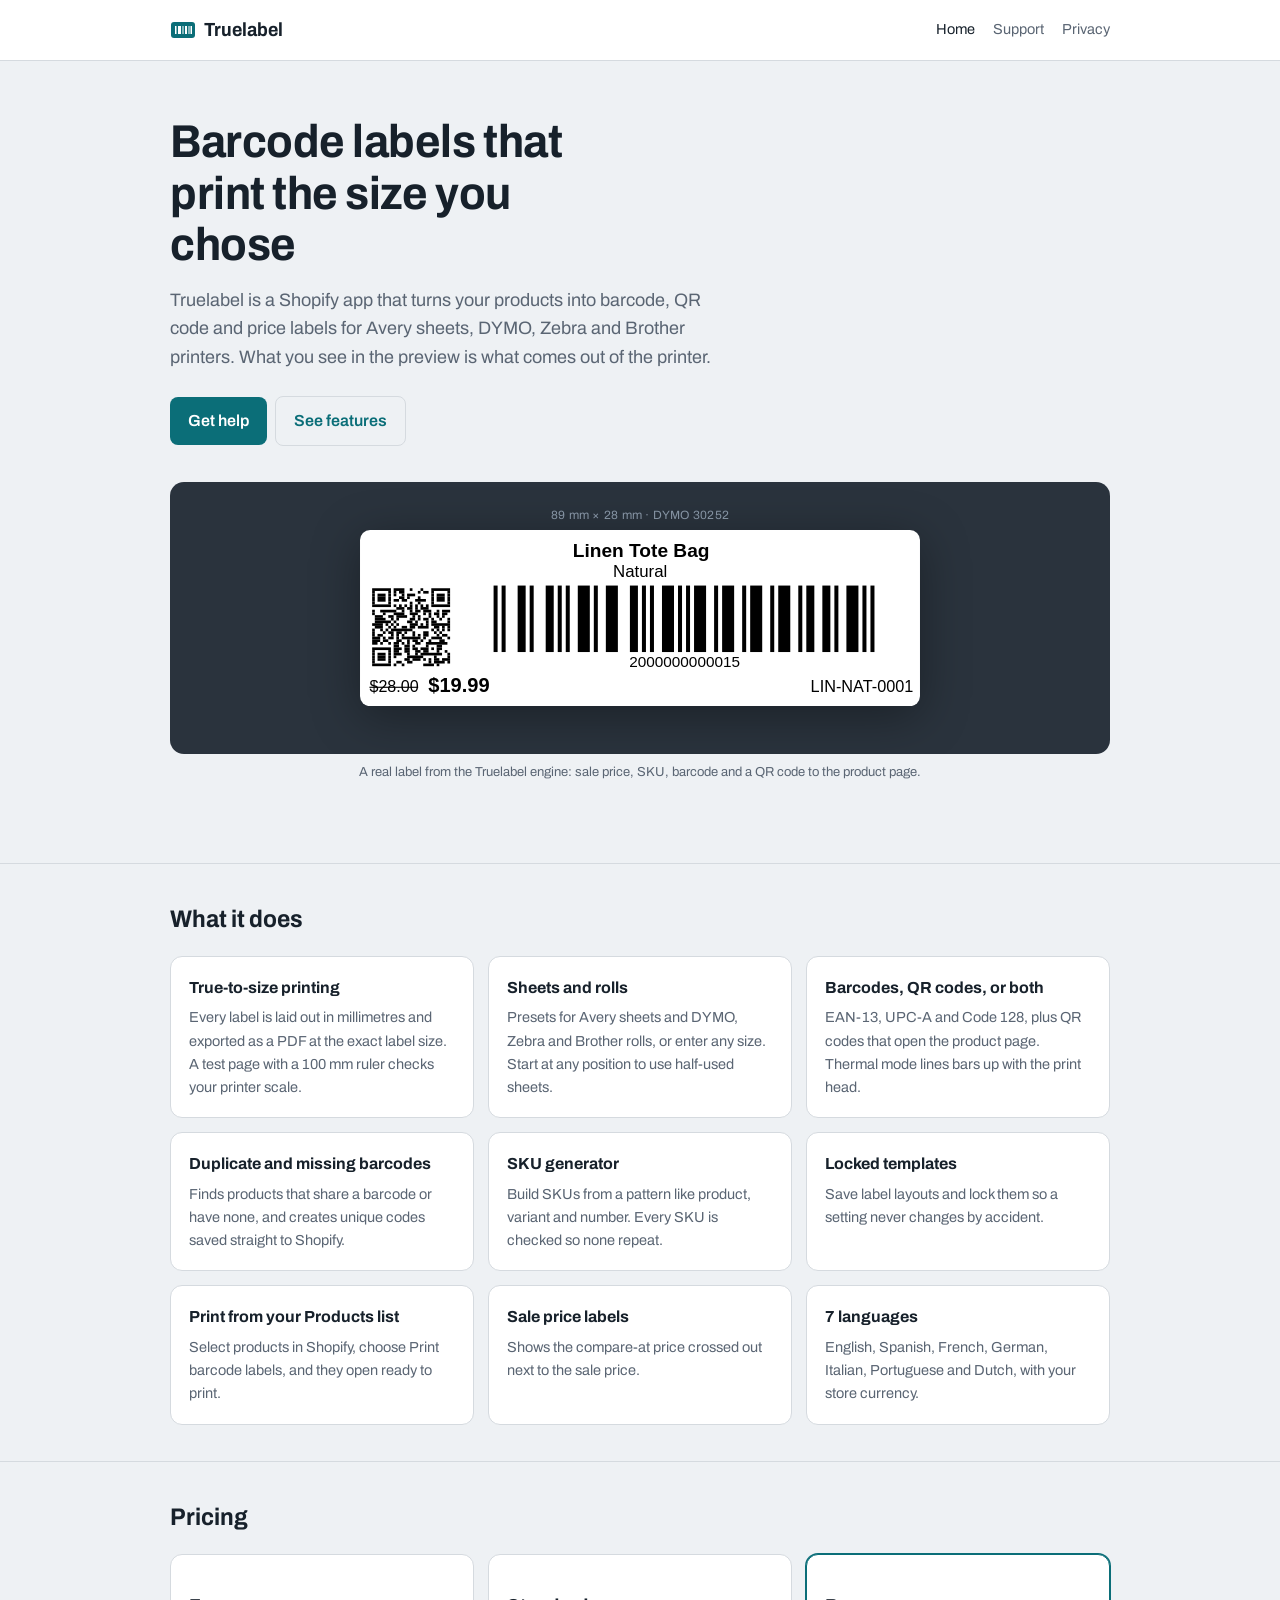
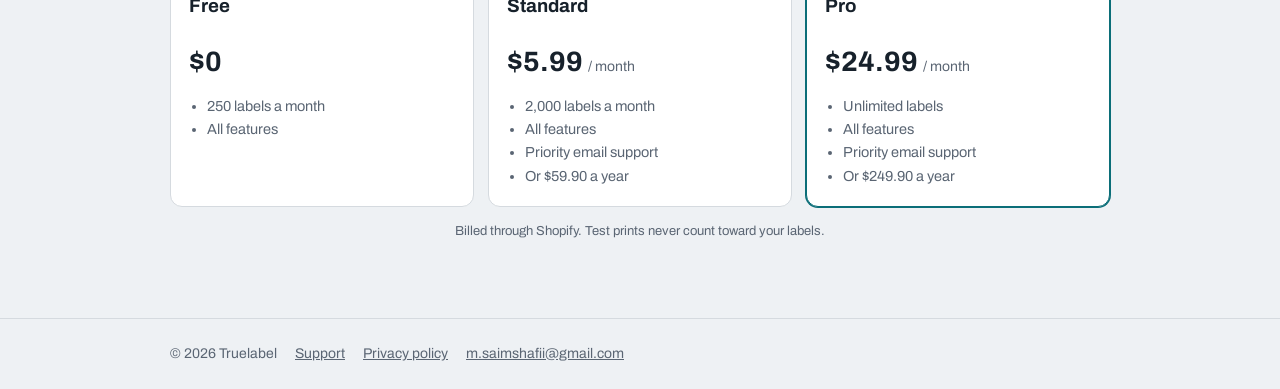
<file: index.html>
<!doctype html>
<html lang="en">
<head>
<meta charset="utf-8">
<meta name="viewport" content="width=device-width, initial-scale=1, viewport-fit=cover">
<title>Truelabel · Barcode labels for Shopify</title>
<meta name="description" content="Print barcode, QR code and price labels from Shopify at the exact size of your Avery, DYMO, Zebra or Brother labels.">
<link rel="preconnect" href="https://fonts.googleapis.com"><link rel="preconnect" href="https://fonts.gstatic.com" crossorigin>
<link href="https://fonts.googleapis.com/css2?family=Archivo:wdth,wght@90..110,400..700&display=swap" rel="stylesheet">
<link rel="stylesheet" href="style.css">
<link rel="icon" href="data:image/svg+xml,%3Csvg xmlns='http://www.w3.org/2000/svg' viewBox='0 0 26 26'%3E%3Crect x='1' y='5' width='24' height='16' rx='3' fill='%230B6E78'/%3E%3C/svg%3E">
</head>
<body>
<header class="site"><div class="wrap"><a class="logo" href="index.html"><svg viewBox="0 0 26 26" aria-hidden="true"><rect x="1" y="5" width="24" height="16" rx="3" fill="var(--accent)"/><g fill="var(--accent-ink)"><rect x="5" y="9" width="1.5" height="8"/><rect x="8" y="9" width="3" height="8"/><rect x="12.5" y="9" width="1" height="8"/><rect x="15" y="9" width="2" height="8"/><rect x="18.5" y="9" width="1" height="8"/><rect x="20.5" y="9" width="1.5" height="8"/></g></svg>Truelabel</a><nav class="site" aria-label="Main"><a href="index.html" aria-current="page">Home</a><a href="support.html">Support</a><a href="privacy.html">Privacy</a></nav></div></header>
<main>
<div class="wrap">
<div class="hero">
<h1>Barcode labels that print the size you chose</h1>
<p class="lead">Truelabel is a Shopify app that turns your products into barcode, QR code and price labels for Avery sheets, DYMO, Zebra and Brother printers. What you see in the preview is what comes out of the printer.</p>
<a class="cta" href="support.html">Get help</a><a class="cta ghost" href="#features">See features</a>
<div class="platen"><div class="label"><span class="dim">89 mm × 28 mm · DYMO 30252</span><svg viewBox="0 0 89 28" xmlns="http://www.w3.org/2000/svg" role="img" aria-label="Example Truelabel label"><rect width="89" height="28" rx="1.6" fill="#fff"/><text x="33.817" y="4.300" font-family='Helvetica, Arial, sans-serif' font-size="3.043" font-weight="700" fill="#000">Linen Tote Bag</text><text x="40.215" y="7.464" font-family='Helvetica, Arial, sans-serif' font-size="2.678" font-weight="400" fill="#000">Natural</text><text x="1.500" y="25.765" font-family='Helvetica, Arial, sans-serif' font-size="2.557" font-weight="400" fill="#000">$28.00</text><rect x="1.5000" y="24.9086" width="7.7463" height="0.1790" fill="#000"/><text x="10.844" y="25.765" font-family='Helvetica, Arial, sans-serif' font-size="3.196" font-weight="700" fill="#000">$19.99</text><text x="71.616" y="25.765" font-family='Helvetica, Arial, sans-serif' font-size="2.587" font-weight="400" fill="#000">LIN-NAT-0001</text><rect x="1.9273" y="9.2573" width="2.9908" height="0.4273" fill="#000"/><rect x="5.3453" y="9.2573" width="1.7090" height="0.4273" fill="#000"/><rect x="7.9089" y="9.2573" width="0.4273" height="0.4273" fill="#000"/><rect x="9.6179" y="9.2573" width="0.4273" height="0.4273" fill="#000"/><rect x="11.3269" y="9.2573" width="2.9908" height="0.4273" fill="#000"/><rect x="1.9273" y="9.6845" width="0.4273" height="0.4273" fill="#000"/><rect x="4.4908" y="9.6845" width="0.4273" height="0.4273" fill="#000"/><rect x="5.3453" y="9.6845" width="0.4273" height="0.4273" fill="#000"/><rect x="6.1998" y="9.6845" width="0.8545" height="0.4273" fill="#000"/><rect x="9.1906" y="9.6845" width="0.4273" height="0.4273" fill="#000"/><rect x="10.0452" y="9.6845" width="0.8545" height="0.4273" fill="#000"/><rect x="11.3269" y="9.6845" width="0.4273" height="0.4273" fill="#000"/><rect x="13.8905" y="9.6845" width="0.4273" height="0.4273" fill="#000"/><rect x="1.9273" y="10.1118" width="0.4273" height="0.4273" fill="#000"/><rect x="2.7818" y="10.1118" width="1.2818" height="0.4273" fill="#000"/><rect x="4.4908" y="10.1118" width="0.4273" height="0.4273" fill="#000"/><rect x="5.3453" y="10.1118" width="0.4273" height="0.4273" fill="#000"/><rect x="6.6271" y="10.1118" width="0.4273" height="0.4273" fill="#000"/><rect x="7.4816" y="10.1118" width="1.2818" height="0.4273" fill="#000"/><rect x="11.3269" y="10.1118" width="0.4273" height="0.4273" fill="#000"/><rect x="12.1815" y="10.1118" width="1.2818" height="0.4273" fill="#000"/><rect x="13.8905" y="10.1118" width="0.4273" height="0.4273" fill="#000"/><rect x="1.9273" y="10.5390" width="0.4273" height="0.4273" fill="#000"/><rect x="2.7818" y="10.5390" width="1.2818" height="0.4273" fill="#000"/><rect x="4.4908" y="10.5390" width="0.4273" height="0.4273" fill="#000"/><rect x="6.1998" y="10.5390" width="0.8545" height="0.4273" fill="#000"/><rect x="7.4816" y="10.5390" width="0.4273" height="0.4273" fill="#000"/><rect x="9.1906" y="10.5390" width="0.4273" height="0.4273" fill="#000"/><rect x="11.3269" y="10.5390" width="0.4273" height="0.4273" fill="#000"/><rect x="12.1815" y="10.5390" width="1.2818" height="0.4273" fill="#000"/><rect x="13.8905" y="10.5390" width="0.4273" height="0.4273" fill="#000"/><rect x="1.9273" y="10.9663" width="0.4273" height="0.4273" fill="#000"/><rect x="2.7818" y="10.9663" width="1.2818" height="0.4273" fill="#000"/><rect x="4.4908" y="10.9663" width="0.4273" height="0.4273" fill="#000"/><rect x="5.3453" y="10.9663" width="0.8545" height="0.4273" fill="#000"/><rect x="6.6271" y="10.9663" width="0.8545" height="0.4273" fill="#000"/><rect x="8.7634" y="10.9663" width="1.7090" height="0.4273" fill="#000"/><rect x="11.3269" y="10.9663" width="0.4273" height="0.4273" fill="#000"/><rect x="12.1815" y="10.9663" width="1.2818" height="0.4273" fill="#000"/><rect x="13.8905" y="10.9663" width="0.4273" height="0.4273" fill="#000"/><rect x="1.9273" y="11.3935" width="0.4273" height="0.4273" fill="#000"/><rect x="4.4908" y="11.3935" width="0.4273" height="0.4273" fill="#000"/><rect x="7.9089" y="11.3935" width="0.4273" height="0.4273" fill="#000"/><rect x="9.1906" y="11.3935" width="0.4273" height="0.4273" fill="#000"/><rect x="11.3269" y="11.3935" width="0.4273" height="0.4273" fill="#000"/><rect x="13.8905" y="11.3935" width="0.4273" height="0.4273" fill="#000"/><rect x="1.9273" y="11.8208" width="2.9908" height="0.4273" fill="#000"/><rect x="5.3453" y="11.8208" width="0.4273" height="0.4273" fill="#000"/><rect x="6.1998" y="11.8208" width="0.4273" height="0.4273" fill="#000"/><rect x="7.0544" y="11.8208" width="0.4273" height="0.4273" fill="#000"/><rect x="7.9089" y="11.8208" width="0.4273" height="0.4273" fill="#000"/><rect x="8.7634" y="11.8208" width="0.4273" height="0.4273" fill="#000"/><rect x="9.6179" y="11.8208" width="0.4273" height="0.4273" fill="#000"/><rect x="10.4724" y="11.8208" width="0.4273" height="0.4273" fill="#000"/><rect x="11.3269" y="11.8208" width="2.9908" height="0.4273" fill="#000"/><rect x="5.7726" y="12.2481" width="1.2818" height="0.4273" fill="#000"/><rect x="7.4816" y="12.2481" width="0.8545" height="0.4273" fill="#000"/><rect x="8.7634" y="12.2481" width="0.4273" height="0.4273" fill="#000"/><rect x="9.6179" y="12.2481" width="1.2818" height="0.4273" fill="#000"/><rect x="1.9273" y="12.6753" width="0.4273" height="0.4273" fill="#000"/><rect x="3.2090" y="12.6753" width="2.5635" height="0.4273" fill="#000"/><rect x="6.6271" y="12.6753" width="0.4273" height="0.4273" fill="#000"/><rect x="7.9089" y="12.6753" width="0.4273" height="0.4273" fill="#000"/><rect x="8.7634" y="12.6753" width="0.8545" height="0.4273" fill="#000"/><rect x="10.0452" y="12.6753" width="1.2818" height="0.4273" fill="#000"/><rect x="12.1815" y="12.6753" width="0.4273" height="0.4273" fill="#000"/><rect x="13.0360" y="12.6753" width="1.2818" height="0.4273" fill="#000"/><rect x="1.9273" y="13.1026" width="0.4273" height="0.4273" fill="#000"/><rect x="3.6363" y="13.1026" width="0.4273" height="0.4273" fill="#000"/><rect x="5.3453" y="13.1026" width="1.7090" height="0.4273" fill="#000"/><rect x="7.9089" y="13.1026" width="1.2818" height="0.4273" fill="#000"/><rect x="10.0452" y="13.1026" width="0.4273" height="0.4273" fill="#000"/><rect x="10.8997" y="13.1026" width="0.4273" height="0.4273" fill="#000"/><rect x="11.7542" y="13.1026" width="0.8545" height="0.4273" fill="#000"/><rect x="13.0360" y="13.1026" width="0.8545" height="0.4273" fill="#000"/><rect x="2.3545" y="13.5298" width="1.2818" height="0.4273" fill="#000"/><rect x="4.4908" y="13.5298" width="0.8545" height="0.4273" fill="#000"/><rect x="5.7726" y="13.5298" width="1.7090" height="0.4273" fill="#000"/><rect x="8.3361" y="13.5298" width="0.4273" height="0.4273" fill="#000"/><rect x="9.1906" y="13.5298" width="0.4273" height="0.4273" fill="#000"/><rect x="10.8997" y="13.5298" width="0.4273" height="0.4273" fill="#000"/><rect x="12.1815" y="13.5298" width="0.4273" height="0.4273" fill="#000"/><rect x="13.0360" y="13.5298" width="0.4273" height="0.4273" fill="#000"/><rect x="2.3545" y="13.9571" width="1.7090" height="0.4273" fill="#000"/><rect x="4.9181" y="13.9571" width="0.4273" height="0.4273" fill="#000"/><rect x="5.7726" y="13.9571" width="0.4273" height="0.4273" fill="#000"/><rect x="7.9089" y="13.9571" width="0.8545" height="0.4273" fill="#000"/><rect x="9.1906" y="13.9571" width="0.4273" height="0.4273" fill="#000"/><rect x="10.0452" y="13.9571" width="0.8545" height="0.4273" fill="#000"/><rect x="11.3269" y="13.9571" width="0.4273" height="0.4273" fill="#000"/><rect x="12.6087" y="13.9571" width="0.4273" height="0.4273" fill="#000"/><rect x="13.8905" y="13.9571" width="0.4273" height="0.4273" fill="#000"/><rect x="2.3545" y="14.3844" width="2.5635" height="0.4273" fill="#000"/><rect x="5.3453" y="14.3844" width="0.4273" height="0.4273" fill="#000"/><rect x="7.4816" y="14.3844" width="0.8545" height="0.4273" fill="#000"/><rect x="8.7634" y="14.3844" width="0.4273" height="0.4273" fill="#000"/><rect x="10.4724" y="14.3844" width="0.4273" height="0.4273" fill="#000"/><rect x="11.3269" y="14.3844" width="0.8545" height="0.4273" fill="#000"/><rect x="13.8905" y="14.3844" width="0.4273" height="0.4273" fill="#000"/><rect x="1.9273" y="14.8116" width="1.7090" height="0.4273" fill="#000"/><rect x="4.0635" y="14.8116" width="0.4273" height="0.4273" fill="#000"/><rect x="4.9181" y="14.8116" width="0.4273" height="0.4273" fill="#000"/><rect x="5.7726" y="14.8116" width="0.4273" height="0.4273" fill="#000"/><rect x="7.9089" y="14.8116" width="1.2818" height="0.4273" fill="#000"/><rect x="9.6179" y="14.8116" width="0.4273" height="0.4273" fill="#000"/><rect x="10.4724" y="14.8116" width="0.4273" height="0.4273" fill="#000"/><rect x="11.3269" y="14.8116" width="2.9908" height="0.4273" fill="#000"/><rect x="2.3545" y="15.2389" width="1.2818" height="0.4273" fill="#000"/><rect x="4.4908" y="15.2389" width="0.4273" height="0.4273" fill="#000"/><rect x="5.3453" y="15.2389" width="0.4273" height="0.4273" fill="#000"/><rect x="6.6271" y="15.2389" width="0.8545" height="0.4273" fill="#000"/><rect x="7.9089" y="15.2389" width="0.8545" height="0.4273" fill="#000"/><rect x="9.1906" y="15.2389" width="1.7090" height="0.4273" fill="#000"/><rect x="11.7542" y="15.2389" width="0.8545" height="0.4273" fill="#000"/><rect x="13.0360" y="15.2389" width="0.4273" height="0.4273" fill="#000"/><rect x="13.8905" y="15.2389" width="0.4273" height="0.4273" fill="#000"/><rect x="1.9273" y="15.6661" width="0.4273" height="0.4273" fill="#000"/><rect x="3.2090" y="15.6661" width="0.4273" height="0.4273" fill="#000"/><rect x="4.0635" y="15.6661" width="0.4273" height="0.4273" fill="#000"/><rect x="4.9181" y="15.6661" width="3.4181" height="0.4273" fill="#000"/><rect x="11.3269" y="15.6661" width="0.4273" height="0.4273" fill="#000"/><rect x="12.1815" y="15.6661" width="0.4273" height="0.4273" fill="#000"/><rect x="13.0360" y="15.6661" width="0.4273" height="0.4273" fill="#000"/><rect x="13.8905" y="15.6661" width="0.4273" height="0.4273" fill="#000"/><rect x="1.9273" y="16.0934" width="0.4273" height="0.4273" fill="#000"/><rect x="3.6363" y="16.0934" width="0.4273" height="0.4273" fill="#000"/><rect x="4.4908" y="16.0934" width="0.8545" height="0.4273" fill="#000"/><rect x="5.7726" y="16.0934" width="0.8545" height="0.4273" fill="#000"/><rect x="7.0544" y="16.0934" width="0.4273" height="0.4273" fill="#000"/><rect x="8.3361" y="16.0934" width="0.4273" height="0.4273" fill="#000"/><rect x="10.0452" y="16.0934" width="0.8545" height="0.4273" fill="#000"/><rect x="11.7542" y="16.0934" width="0.4273" height="0.4273" fill="#000"/><rect x="12.6087" y="16.0934" width="0.4273" height="0.4273" fill="#000"/><rect x="1.9273" y="16.5206" width="0.4273" height="0.4273" fill="#000"/><rect x="2.7818" y="16.5206" width="0.8545" height="0.4273" fill="#000"/><rect x="4.9181" y="16.5206" width="0.4273" height="0.4273" fill="#000"/><rect x="5.7726" y="16.5206" width="0.4273" height="0.4273" fill="#000"/><rect x="6.6271" y="16.5206" width="0.4273" height="0.4273" fill="#000"/><rect x="8.3361" y="16.5206" width="0.4273" height="0.4273" fill="#000"/><rect x="9.1906" y="16.5206" width="0.4273" height="0.4273" fill="#000"/><rect x="10.0452" y="16.5206" width="0.8545" height="0.4273" fill="#000"/><rect x="12.1815" y="16.5206" width="0.4273" height="0.4273" fill="#000"/><rect x="13.0360" y="16.5206" width="0.8545" height="0.4273" fill="#000"/><rect x="1.9273" y="16.9479" width="1.2818" height="0.4273" fill="#000"/><rect x="3.6363" y="16.9479" width="0.4273" height="0.4273" fill="#000"/><rect x="4.4908" y="16.9479" width="0.8545" height="0.4273" fill="#000"/><rect x="5.7726" y="16.9479" width="0.4273" height="0.4273" fill="#000"/><rect x="6.6271" y="16.9479" width="2.9908" height="0.4273" fill="#000"/><rect x="10.0452" y="16.9479" width="0.4273" height="0.4273" fill="#000"/><rect x="11.3269" y="16.9479" width="1.7090" height="0.4273" fill="#000"/><rect x="13.8905" y="16.9479" width="0.4273" height="0.4273" fill="#000"/><rect x="1.9273" y="17.3752" width="1.2818" height="0.4273" fill="#000"/><rect x="3.6363" y="17.3752" width="0.8545" height="0.4273" fill="#000"/><rect x="5.7726" y="17.3752" width="0.8545" height="0.4273" fill="#000"/><rect x="7.4816" y="17.3752" width="0.4273" height="0.4273" fill="#000"/><rect x="8.3361" y="17.3752" width="0.8545" height="0.4273" fill="#000"/><rect x="9.6179" y="17.3752" width="0.4273" height="0.4273" fill="#000"/><rect x="10.8997" y="17.3752" width="0.4273" height="0.4273" fill="#000"/><rect x="12.6087" y="17.3752" width="0.8545" height="0.4273" fill="#000"/><rect x="1.9273" y="17.8024" width="0.8545" height="0.4273" fill="#000"/><rect x="3.2090" y="17.8024" width="0.4273" height="0.4273" fill="#000"/><rect x="4.4908" y="17.8024" width="0.4273" height="0.4273" fill="#000"/><rect x="5.3453" y="17.8024" width="0.8545" height="0.4273" fill="#000"/><rect x="6.6271" y="17.8024" width="0.4273" height="0.4273" fill="#000"/><rect x="7.4816" y="17.8024" width="0.4273" height="0.4273" fill="#000"/><rect x="8.7634" y="17.8024" width="0.8545" height="0.4273" fill="#000"/><rect x="10.4724" y="17.8024" width="3.4181" height="0.4273" fill="#000"/><rect x="5.3453" y="18.2297" width="0.8545" height="0.4273" fill="#000"/><rect x="7.0544" y="18.2297" width="0.8545" height="0.4273" fill="#000"/><rect x="8.3361" y="18.2297" width="0.4273" height="0.4273" fill="#000"/><rect x="10.4724" y="18.2297" width="0.4273" height="0.4273" fill="#000"/><rect x="12.1815" y="18.2297" width="0.8545" height="0.4273" fill="#000"/><rect x="1.9273" y="18.6569" width="2.9908" height="0.4273" fill="#000"/><rect x="5.3453" y="18.6569" width="1.2818" height="0.4273" fill="#000"/><rect x="7.0544" y="18.6569" width="0.8545" height="0.4273" fill="#000"/><rect x="8.3361" y="18.6569" width="0.8545" height="0.4273" fill="#000"/><rect x="9.6179" y="18.6569" width="1.2818" height="0.4273" fill="#000"/><rect x="11.3269" y="18.6569" width="0.4273" height="0.4273" fill="#000"/><rect x="12.1815" y="18.6569" width="0.8545" height="0.4273" fill="#000"/><rect x="1.9273" y="19.0842" width="0.4273" height="0.4273" fill="#000"/><rect x="4.4908" y="19.0842" width="0.4273" height="0.4273" fill="#000"/><rect x="5.3453" y="19.0842" width="0.8545" height="0.4273" fill="#000"/><rect x="7.0544" y="19.0842" width="0.8545" height="0.4273" fill="#000"/><rect x="8.7634" y="19.0842" width="0.8545" height="0.4273" fill="#000"/><rect x="10.0452" y="19.0842" width="0.8545" height="0.4273" fill="#000"/><rect x="12.1815" y="19.0842" width="0.4273" height="0.4273" fill="#000"/><rect x="13.4632" y="19.0842" width="0.4273" height="0.4273" fill="#000"/><rect x="1.9273" y="19.5115" width="0.4273" height="0.4273" fill="#000"/><rect x="2.7818" y="19.5115" width="1.2818" height="0.4273" fill="#000"/><rect x="4.4908" y="19.5115" width="0.4273" height="0.4273" fill="#000"/><rect x="5.3453" y="19.5115" width="1.2818" height="0.4273" fill="#000"/><rect x="7.4816" y="19.5115" width="0.4273" height="0.4273" fill="#000"/><rect x="8.7634" y="19.5115" width="0.4273" height="0.4273" fill="#000"/><rect x="9.6179" y="19.5115" width="3.4181" height="0.4273" fill="#000"/><rect x="13.8905" y="19.5115" width="0.4273" height="0.4273" fill="#000"/><rect x="1.9273" y="19.9387" width="0.4273" height="0.4273" fill="#000"/><rect x="2.7818" y="19.9387" width="1.2818" height="0.4273" fill="#000"/><rect x="4.4908" y="19.9387" width="0.4273" height="0.4273" fill="#000"/><rect x="5.3453" y="19.9387" width="0.4273" height="0.4273" fill="#000"/><rect x="7.4816" y="19.9387" width="2.5635" height="0.4273" fill="#000"/><rect x="11.7542" y="19.9387" width="0.4273" height="0.4273" fill="#000"/><rect x="13.8905" y="19.9387" width="0.4273" height="0.4273" fill="#000"/><rect x="1.9273" y="20.3660" width="0.4273" height="0.4273" fill="#000"/><rect x="2.7818" y="20.3660" width="1.2818" height="0.4273" fill="#000"/><rect x="4.4908" y="20.3660" width="0.4273" height="0.4273" fill="#000"/><rect x="7.0544" y="20.3660" width="0.8545" height="0.4273" fill="#000"/><rect x="8.3361" y="20.3660" width="1.2818" height="0.4273" fill="#000"/><rect x="10.0452" y="20.3660" width="0.4273" height="0.4273" fill="#000"/><rect x="10.8997" y="20.3660" width="0.4273" height="0.4273" fill="#000"/><rect x="11.7542" y="20.3660" width="0.8545" height="0.4273" fill="#000"/><rect x="13.0360" y="20.3660" width="1.2818" height="0.4273" fill="#000"/><rect x="1.9273" y="20.7932" width="0.4273" height="0.4273" fill="#000"/><rect x="4.4908" y="20.7932" width="0.4273" height="0.4273" fill="#000"/><rect x="5.7726" y="20.7932" width="0.8545" height="0.4273" fill="#000"/><rect x="7.4816" y="20.7932" width="0.8545" height="0.4273" fill="#000"/><rect x="10.8997" y="20.7932" width="0.4273" height="0.4273" fill="#000"/><rect x="11.7542" y="20.7932" width="1.7090" height="0.4273" fill="#000"/><rect x="13.8905" y="20.7932" width="0.4273" height="0.4273" fill="#000"/><rect x="1.9273" y="21.2205" width="2.9908" height="0.4273" fill="#000"/><rect x="5.3453" y="21.2205" width="0.4273" height="0.4273" fill="#000"/><rect x="6.6271" y="21.2205" width="0.4273" height="0.4273" fill="#000"/><rect x="10.0452" y="21.2205" width="1.7090" height="0.4273" fill="#000"/><rect x="12.1815" y="21.2205" width="0.4273" height="0.4273" fill="#000"/><rect x="21.2299" y="8.8300" width="0.6372" height="10.5667" fill="#000"/><rect x="22.5043" y="8.8300" width="0.6372" height="10.5667" fill="#000"/><rect x="25.0532" y="8.8300" width="1.2744" height="10.5667" fill="#000"/><rect x="26.9648" y="8.8300" width="0.6372" height="10.5667" fill="#000"/><rect x="29.5137" y="8.8300" width="1.2744" height="10.5667" fill="#000"/><rect x="31.4253" y="8.8300" width="0.6372" height="10.5667" fill="#000"/><rect x="32.6997" y="8.8300" width="0.6372" height="10.5667" fill="#000"/><rect x="34.6114" y="8.8300" width="1.9116" height="10.5667" fill="#000"/><rect x="37.1602" y="8.8300" width="0.6372" height="10.5667" fill="#000"/><rect x="39.0719" y="8.8300" width="1.9116" height="10.5667" fill="#000"/><rect x="42.8951" y="8.8300" width="1.2744" height="10.5667" fill="#000"/><rect x="44.8068" y="8.8300" width="0.6372" height="10.5667" fill="#000"/><rect x="46.0812" y="8.8300" width="0.6372" height="10.5667" fill="#000"/><rect x="47.9928" y="8.8300" width="1.9116" height="10.5667" fill="#000"/><rect x="50.5417" y="8.8300" width="0.6372" height="10.5667" fill="#000"/><rect x="51.8161" y="8.8300" width="0.6372" height="10.5667" fill="#000"/><rect x="53.0905" y="8.8300" width="1.9116" height="10.5667" fill="#000"/><rect x="56.2766" y="8.8300" width="0.6372" height="10.5667" fill="#000"/><rect x="57.5510" y="8.8300" width="1.9116" height="10.5667" fill="#000"/><rect x="60.7371" y="8.8300" width="0.6372" height="10.5667" fill="#000"/><rect x="62.0115" y="8.8300" width="1.9116" height="10.5667" fill="#000"/><rect x="65.1976" y="8.8300" width="0.6372" height="10.5667" fill="#000"/><rect x="66.4720" y="8.8300" width="1.9116" height="10.5667" fill="#000"/><rect x="69.6581" y="8.8300" width="0.6372" height="10.5667" fill="#000"/><rect x="70.9325" y="8.8300" width="1.2744" height="10.5667" fill="#000"/><rect x="73.4813" y="8.8300" width="1.2744" height="10.5667" fill="#000"/><rect x="75.3930" y="8.8300" width="0.6372" height="10.5667" fill="#000"/><rect x="77.3046" y="8.8300" width="1.9116" height="10.5667" fill="#000"/><rect x="79.8535" y="8.8300" width="0.6372" height="10.5667" fill="#000"/><rect x="81.1279" y="8.8300" width="0.6372" height="10.5667" fill="#000"/><text x="42.793" y="21.710" font-family='Helvetica, Arial, sans-serif' font-size="2.435" font-weight="400" fill="#000">2000000000015</text></svg></div></div>
<p class="caption">A real label from the Truelabel engine: sale price, SKU, barcode and a QR code to the product page.</p>
</div>
</div>
<section id="features"><div class="wrap">
<h2>What it does</h2>
<div class="grid">
<div class="card"><h3>True-to-size printing</h3><p>Every label is laid out in millimetres and exported as a PDF at the exact label size. A test page with a 100 mm ruler checks your printer scale.</p></div>
<div class="card"><h3>Sheets and rolls</h3><p>Presets for Avery sheets and DYMO, Zebra and Brother rolls, or enter any size. Start at any position to use half-used sheets.</p></div>
<div class="card"><h3>Barcodes, QR codes, or both</h3><p>EAN-13, UPC-A and Code 128, plus QR codes that open the product page. Thermal mode lines bars up with the print head.</p></div>
<div class="card"><h3>Duplicate and missing barcodes</h3><p>Finds products that share a barcode or have none, and creates unique codes saved straight to Shopify.</p></div>
<div class="card"><h3>SKU generator</h3><p>Build SKUs from a pattern like product, variant and number. Every SKU is checked so none repeat.</p></div>
<div class="card"><h3>Locked templates</h3><p>Save label layouts and lock them so a setting never changes by accident.</p></div>
<div class="card"><h3>Print from your Products list</h3><p>Select products in Shopify, choose Print barcode labels, and they open ready to print.</p></div>
<div class="card"><h3>Sale price labels</h3><p>Shows the compare-at price crossed out next to the sale price.</p></div>
<div class="card"><h3>7 languages</h3><p>English, Spanish, French, German, Italian, Portuguese and Dutch, with your store currency.</p></div>
</div>
</div></section>
<section id="pricing"><div class="wrap">
<h2>Pricing</h2>
<div class="plans">
<div class="plan"><h3>Free</h3><div class="price">$0</div><ul><li>250 labels a month</li><li>All features</li></ul></div>
<div class="plan"><h3>Standard</h3><div class="price">$5.99 <small>/ month</small></div><ul><li>2,000 labels a month</li><li>All features</li><li>Priority email support</li><li>Or $59.90 a year</li></ul></div>
<div class="plan best"><h3>Pro</h3><div class="price">$24.99 <small>/ month</small></div><ul><li>Unlimited labels</li><li>All features</li><li>Priority email support</li><li>Or $249.90 a year</li></ul></div>
</div>
<p class="caption" style="margin-top:14px">Billed through Shopify. Test prints never count toward your labels.</p>
</div></section>
</main>
<footer class="site"><div class="wrap"><span>© 2026 Truelabel</span><a href="support.html">Support</a><a href="privacy.html">Privacy policy</a><a href="mailto:m.saimshafii@gmail.com">m.saimshafii@gmail.com</a></div></footer>
</body>
</html>
</file>
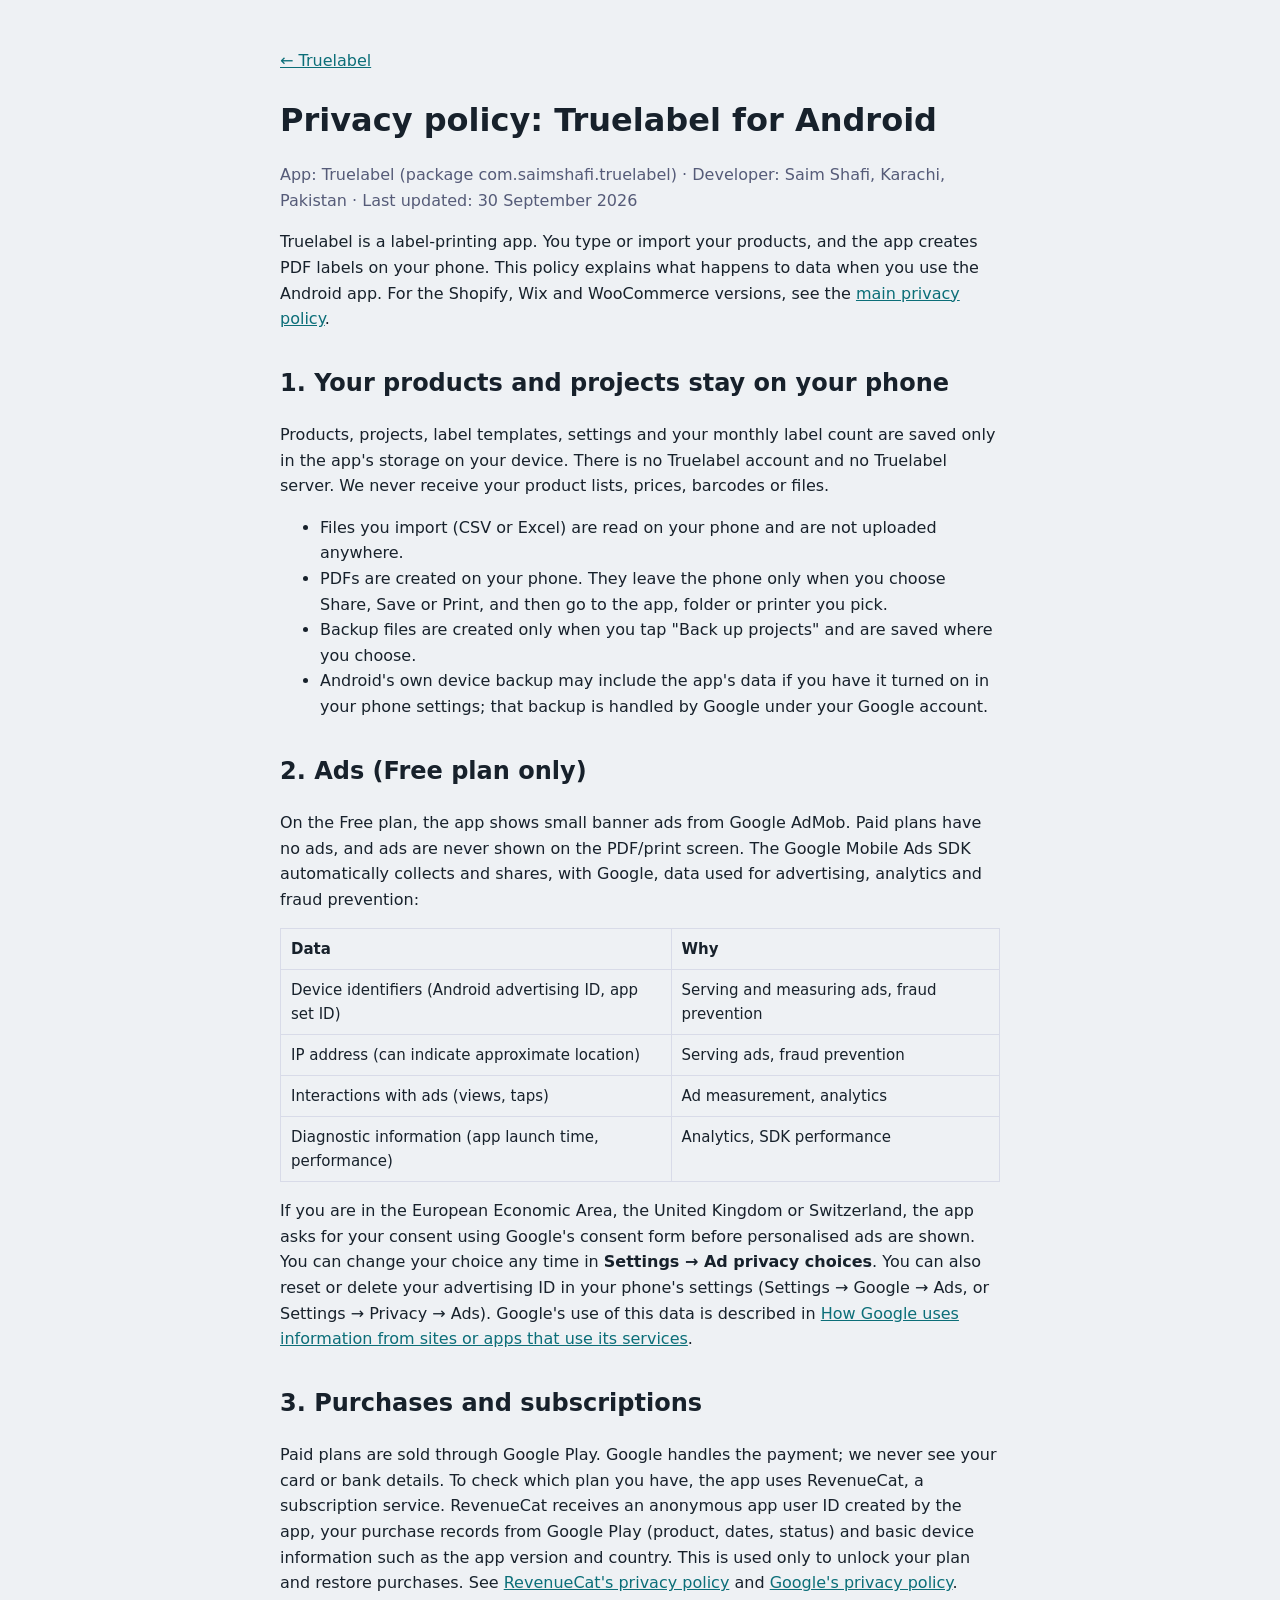
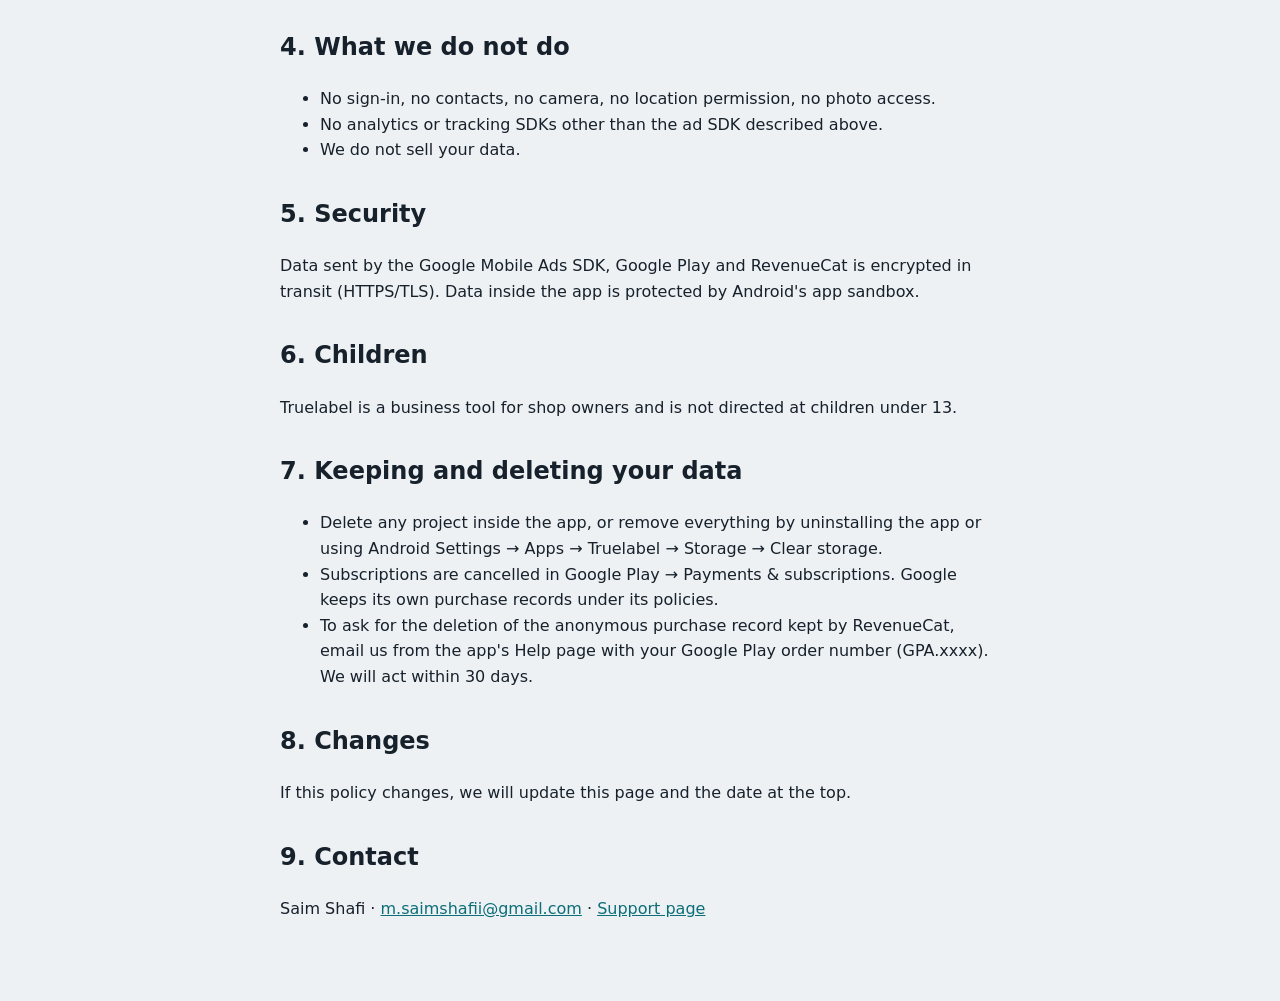
<file: privacy-android.html>
<!doctype html>
<html lang="en">
<head>
  <meta charset="utf-8">
  <meta name="viewport" content="width=device-width, initial-scale=1">
  <title>Truelabel for Android — Privacy policy</title>
  <link rel="stylesheet" href="style.css">
  <style>
    main.policy { max-width: 760px; margin: 0 auto; padding: 32px 20px 64px; line-height: 1.6; }
    main.policy h1 { margin-bottom: 4px; } main.policy h2 { margin-top: 32px; }
    main.policy table { border-collapse: collapse; width: 100%; margin: 12px 0; font-size: 15px; }
    main.policy th, main.policy td { border: 1px solid #d8dbe8; padding: 8px 10px; text-align: left; vertical-align: top; }
    .muted { color: #555b78; }
  </style>
</head>
<body>
<main class="policy">
  <p><a href="index.html">← Truelabel</a></p>
  <h1>Privacy policy: Truelabel for Android</h1>
  <p class="muted">App: Truelabel (package com.saimshafi.truelabel) · Developer: Saim Shafi, Karachi, Pakistan · Last updated: 30 September 2026</p>

  <p>Truelabel is a label-printing app. You type or import your products, and the app creates PDF labels on your phone. This policy explains what happens to data when you use the Android app. For the Shopify, Wix and WooCommerce versions, see the <a href="privacy.html">main privacy policy</a>.</p>

  <h2>1. Your products and projects stay on your phone</h2>
  <p>Products, projects, label templates, settings and your monthly label count are saved only in the app's storage on your device. There is no Truelabel account and no Truelabel server. We never receive your product lists, prices, barcodes or files.</p>
  <ul>
    <li>Files you import (CSV or Excel) are read on your phone and are not uploaded anywhere.</li>
    <li>PDFs are created on your phone. They leave the phone only when you choose Share, Save or Print, and then go to the app, folder or printer you pick.</li>
    <li>Backup files are created only when you tap "Back up projects" and are saved where you choose.</li>
    <li>Android's own device backup may include the app's data if you have it turned on in your phone settings; that backup is handled by Google under your Google account.</li>
  </ul>

  <h2>2. Ads (Free plan only)</h2>
  <p>On the Free plan, the app shows small banner ads from Google AdMob. Paid plans have no ads, and ads are never shown on the PDF/print screen. The Google Mobile Ads SDK automatically collects and shares, with Google, data used for advertising, analytics and fraud prevention:</p>
  <table>
    <tr><th>Data</th><th>Why</th></tr>
    <tr><td>Device identifiers (Android advertising ID, app set ID)</td><td>Serving and measuring ads, fraud prevention</td></tr>
    <tr><td>IP address (can indicate approximate location)</td><td>Serving ads, fraud prevention</td></tr>
    <tr><td>Interactions with ads (views, taps)</td><td>Ad measurement, analytics</td></tr>
    <tr><td>Diagnostic information (app launch time, performance)</td><td>Analytics, SDK performance</td></tr>
  </table>
  <p>If you are in the European Economic Area, the United Kingdom or Switzerland, the app asks for your consent using Google's consent form before personalised ads are shown. You can change your choice any time in <b>Settings → Ad privacy choices</b>. You can also reset or delete your advertising ID in your phone's settings (Settings → Google → Ads, or Settings → Privacy → Ads). Google's use of this data is described in <a href="https://policies.google.com/technologies/partner-sites">How Google uses information from sites or apps that use its services</a>.</p>

  <h2>3. Purchases and subscriptions</h2>
  <p>Paid plans are sold through Google Play. Google handles the payment; we never see your card or bank details. To check which plan you have, the app uses RevenueCat, a subscription service. RevenueCat receives an anonymous app user ID created by the app, your purchase records from Google Play (product, dates, status) and basic device information such as the app version and country. This is used only to unlock your plan and restore purchases. See <a href="https://www.revenuecat.com/privacy">RevenueCat's privacy policy</a> and <a href="https://policies.google.com/privacy">Google's privacy policy</a>.</p>

  <h2>4. What we do not do</h2>
  <ul>
    <li>No sign-in, no contacts, no camera, no location permission, no photo access.</li>
    <li>No analytics or tracking SDKs other than the ad SDK described above.</li>
    <li>We do not sell your data.</li>
  </ul>

  <h2>5. Security</h2>
  <p>Data sent by the Google Mobile Ads SDK, Google Play and RevenueCat is encrypted in transit (HTTPS/TLS). Data inside the app is protected by Android's app sandbox.</p>

  <h2>6. Children</h2>
  <p>Truelabel is a business tool for shop owners and is not directed at children under 13.</p>

  <h2>7. Keeping and deleting your data</h2>
  <ul>
    <li>Delete any project inside the app, or remove everything by uninstalling the app or using Android Settings → Apps → Truelabel → Storage → Clear storage.</li>
    <li>Subscriptions are cancelled in Google Play → Payments &amp; subscriptions. Google keeps its own purchase records under its policies.</li>
    <li>To ask for the deletion of the anonymous purchase record kept by RevenueCat, email us from the app's Help page with your Google Play order number (GPA.xxxx). We will act within 30 days.</li>
  </ul>

  <h2>8. Changes</h2>
  <p>If this policy changes, we will update this page and the date at the top.</p>

  <h2>9. Contact</h2>
  <p>Saim Shafi · <a href="mailto:m.saimshafii@gmail.com">m.saimshafii@gmail.com</a> · <a href="support.html">Support page</a></p>
</main>
</body>
</html>
</file>
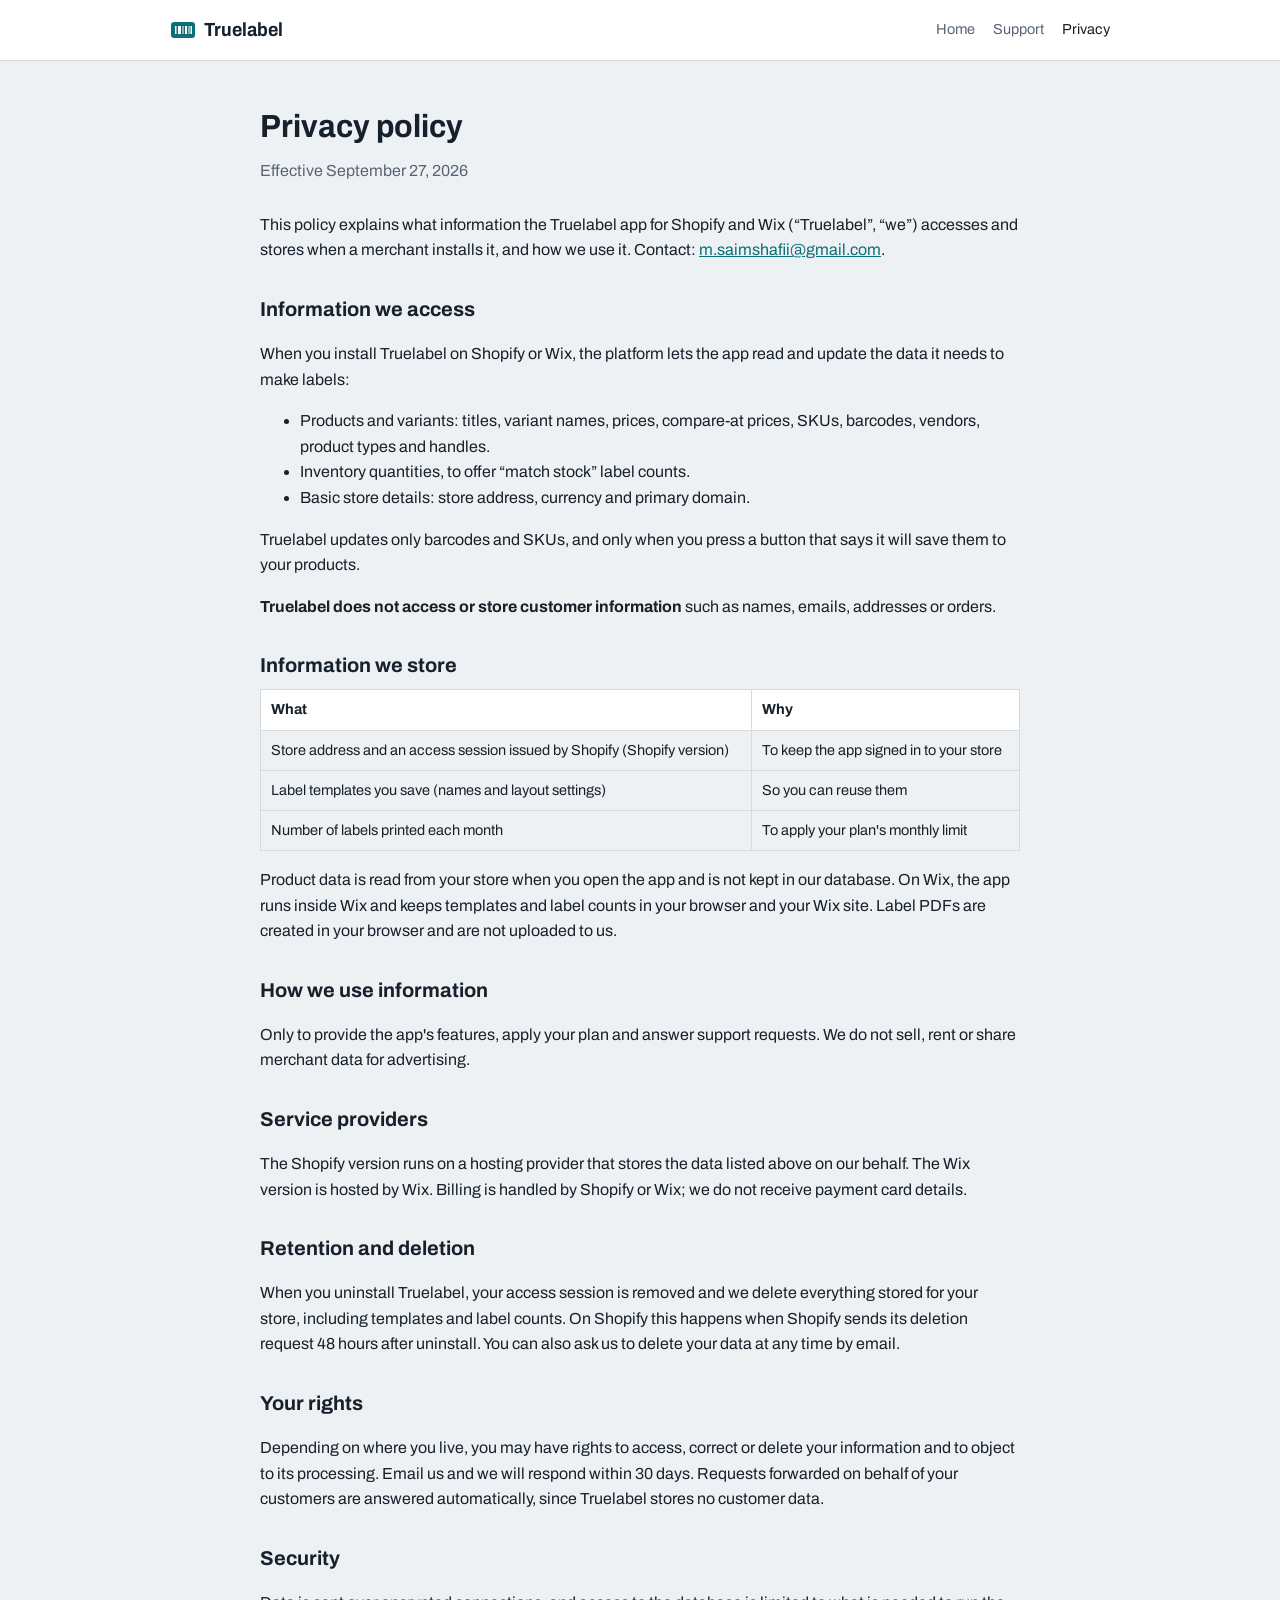
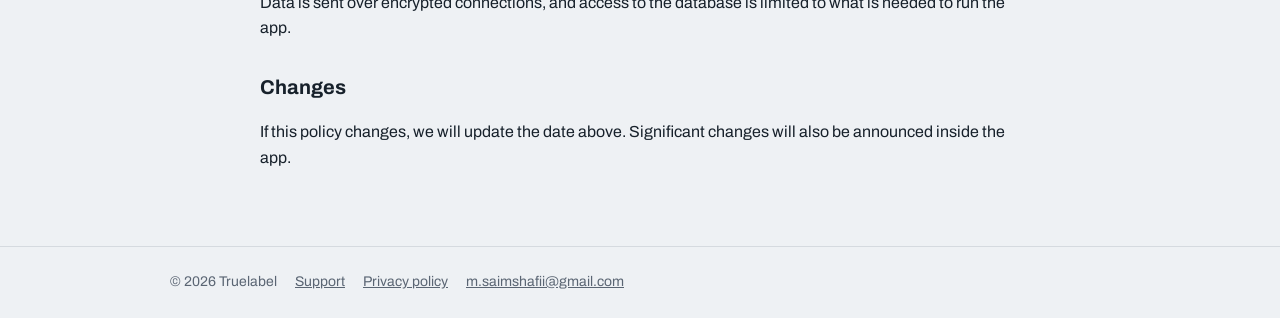
<file: privacy.html>
<!doctype html>
<html lang="en">
<head>
<meta charset="utf-8">
<meta name="viewport" content="width=device-width, initial-scale=1, viewport-fit=cover">
<title>Privacy policy · Truelabel</title>
<meta name="description" content="How the Truelabel app for Shopify and Wix handles merchant data.">
<link rel="preconnect" href="https://fonts.googleapis.com"><link rel="preconnect" href="https://fonts.gstatic.com" crossorigin>
<link href="https://fonts.googleapis.com/css2?family=Archivo:wdth,wght@90..110,400..700&display=swap" rel="stylesheet">
<link rel="stylesheet" href="style.css">
<link rel="icon" href="data:image/svg+xml,%3Csvg xmlns='http://www.w3.org/2000/svg' viewBox='0 0 26 26'%3E%3Crect x='1' y='5' width='24' height='16' rx='3' fill='%230B6E78'/%3E%3C/svg%3E">
</head>
<body>
<header class="site"><div class="wrap"><a class="logo" href="index.html"><svg viewBox="0 0 26 26" aria-hidden="true"><rect x="1" y="5" width="24" height="16" rx="3" fill="var(--accent)"/><g fill="var(--accent-ink)"><rect x="5" y="9" width="1.5" height="8"/><rect x="8" y="9" width="3" height="8"/><rect x="12.5" y="9" width="1" height="8"/><rect x="15" y="9" width="2" height="8"/><rect x="18.5" y="9" width="1" height="8"/><rect x="20.5" y="9" width="1.5" height="8"/></g></svg>Truelabel</a><nav class="site" aria-label="Main"><a href="index.html">Home</a><a href="support.html">Support</a><a href="privacy.html" aria-current="page">Privacy</a></nav></div></header>
<main>
<div class="wrap doc">
<h1>Privacy policy</h1>
<p class="meta">Effective September 27, 2026</p>
<p>This policy explains what information the Truelabel app for Shopify and Wix (“Truelabel”, “we”) accesses and stores when a merchant installs it, and how we use it. Contact: <a href="mailto:m.saimshafii@gmail.com">m.saimshafii@gmail.com</a>.</p>
<h2>Information we access</h2>
<p>When you install Truelabel on Shopify or Wix, the platform lets the app read and update the data it needs to make labels:</p>
<ul>
<li>Products and variants: titles, variant names, prices, compare-at prices, SKUs, barcodes, vendors, product types and handles.</li>
<li>Inventory quantities, to offer “match stock” label counts.</li>
<li>Basic store details: store address, currency and primary domain.</li>
</ul>
<p>Truelabel updates only barcodes and SKUs, and only when you press a button that says it will save them to your products.</p>
<p><strong>Truelabel does not access or store customer information</strong> such as names, emails, addresses or orders.</p>
<h2>Information we store</h2>
<div class="table-wrap"><table>
<tr><th>What</th><th>Why</th></tr>
<tr><td>Store address and an access session issued by Shopify (Shopify version)</td><td>To keep the app signed in to your store</td></tr>
<tr><td>Label templates you save (names and layout settings)</td><td>So you can reuse them</td></tr>
<tr><td>Number of labels printed each month</td><td>To apply your plan's monthly limit</td></tr>
</table></div>
<p>Product data is read from your store when you open the app and is not kept in our database. On Wix, the app runs inside Wix and keeps templates and label counts in your browser and your Wix site. Label PDFs are created in your browser and are not uploaded to us.</p>
<h2>How we use information</h2>
<p>Only to provide the app's features, apply your plan and answer support requests. We do not sell, rent or share merchant data for advertising.</p>
<h2>Service providers</h2>
<p>The Shopify version runs on a hosting provider that stores the data listed above on our behalf. The Wix version is hosted by Wix. Billing is handled by Shopify or Wix; we do not receive payment card details.</p>
<h2>Retention and deletion</h2>
<p>When you uninstall Truelabel, your access session is removed and we delete everything stored for your store, including templates and label counts. On Shopify this happens when Shopify sends its deletion request 48 hours after uninstall. You can also ask us to delete your data at any time by email.</p>
<h2>Your rights</h2>
<p>Depending on where you live, you may have rights to access, correct or delete your information and to object to its processing. Email us and we will respond within 30 days. Requests forwarded on behalf of your customers are answered automatically, since Truelabel stores no customer data.</p>
<h2>Security</h2>
<p>Data is sent over encrypted connections, and access to the database is limited to what is needed to run the app.</p>
<h2>Changes</h2>
<p>If this policy changes, we will update the date above. Significant changes will also be announced inside the app.</p>
</div>
</main>
<footer class="site"><div class="wrap"><span>© 2026 Truelabel</span><a href="support.html">Support</a><a href="privacy.html">Privacy policy</a><a href="mailto:m.saimshafii@gmail.com">m.saimshafii@gmail.com</a></div></footer>
</body>
</html>
</file>
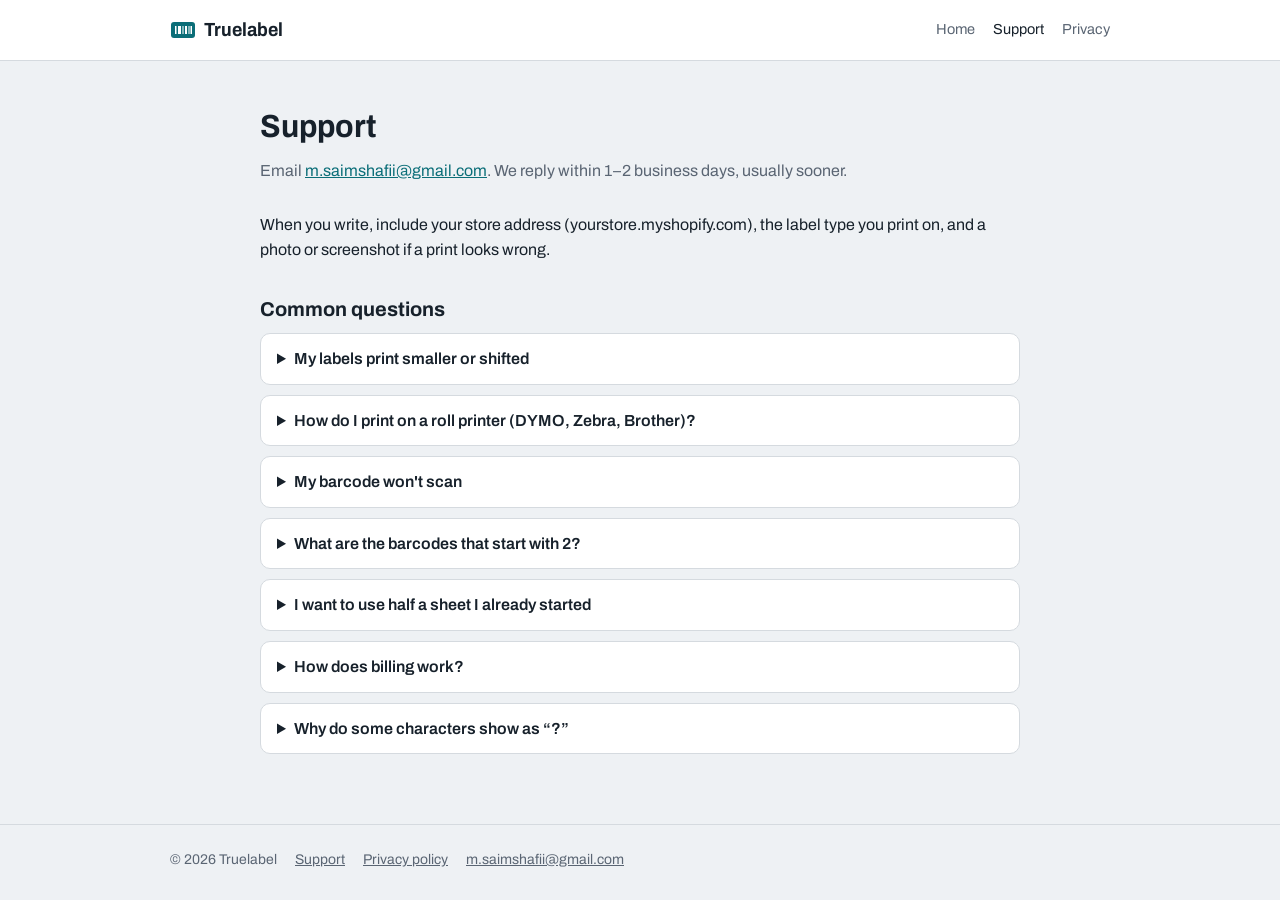
<file: support.html>
<!doctype html>
<html lang="en">
<head>
<meta charset="utf-8">
<meta name="viewport" content="width=device-width, initial-scale=1, viewport-fit=cover">
<title>Support · Truelabel</title>
<meta name="description" content="Help with Truelabel, the Shopify barcode label app.">
<link rel="preconnect" href="https://fonts.googleapis.com"><link rel="preconnect" href="https://fonts.gstatic.com" crossorigin>
<link href="https://fonts.googleapis.com/css2?family=Archivo:wdth,wght@90..110,400..700&display=swap" rel="stylesheet">
<link rel="stylesheet" href="style.css">
<link rel="icon" href="data:image/svg+xml,%3Csvg xmlns='http://www.w3.org/2000/svg' viewBox='0 0 26 26'%3E%3Crect x='1' y='5' width='24' height='16' rx='3' fill='%230B6E78'/%3E%3C/svg%3E">
</head>
<body>
<header class="site"><div class="wrap"><a class="logo" href="index.html"><svg viewBox="0 0 26 26" aria-hidden="true"><rect x="1" y="5" width="24" height="16" rx="3" fill="var(--accent)"/><g fill="var(--accent-ink)"><rect x="5" y="9" width="1.5" height="8"/><rect x="8" y="9" width="3" height="8"/><rect x="12.5" y="9" width="1" height="8"/><rect x="15" y="9" width="2" height="8"/><rect x="18.5" y="9" width="1" height="8"/><rect x="20.5" y="9" width="1.5" height="8"/></g></svg>Truelabel</a><nav class="site" aria-label="Main"><a href="index.html">Home</a><a href="support.html" aria-current="page">Support</a><a href="privacy.html">Privacy</a></nav></div></header>
<main>
<div class="wrap doc">
<h1>Support</h1>
<p class="meta">Email <a href="mailto:m.saimshafii@gmail.com">m.saimshafii@gmail.com</a>. We reply within 1–2 business days, usually sooner.</p>
<p>When you write, include your store address (yourstore.myshopify.com), the label type you print on, and a photo or screenshot if a print looks wrong.</p>
<h2>Common questions</h2>
<details class="faq"><summary>My labels print smaller or shifted</summary><p>In the print dialog choose Actual size or 100%, never Fit to page. Then run Test print on plain paper: the line in the middle should measure exactly 100 mm. If it lines up but sits a little off, use Shift right and Shift down in the Printing settings.</p></details>
<details class="faq"><summary>How do I print on a roll printer (DYMO, Zebra, Brother)?</summary><p>Choose your roll in Label stock. Each label becomes its own PDF page at the exact label size. In the print dialog, pick the same label size in your printer settings. If the printer feeds sideways, set Direction to Turned 90°.</p></details>
<details class="faq"><summary>My barcode won't scan</summary><p>Follow the warnings under the preview. The usual causes are lines that are too thin for the label width or a barcode that is too short. Pick a wider label, shorten the code, or on thermal printers choose your printer's dpi so every bar prints evenly.</p></details>
<details class="faq"><summary>What are the barcodes that start with 2?</summary><p>Codes starting with 2 are reserved for in-store use, so they are safe for your own scanners and POS. Marketplaces and retailers that require registered GS1 codes will not accept them.</p></details>
<details class="faq"><summary>I want to use half a sheet I already started</summary><p>Click the first empty spot on the small sheet map, or type the number in Start at label. Test print puts its sample in that same spot.</p></details>
<details class="faq"><summary>How does billing work?</summary><p>Plans are billed by Shopify on your Shopify invoice. The Free plan includes 250 labels a month. Counts reset on the 1st of each month and test prints are always free. Change or cancel your plan any time from the Plans page in the app.</p></details>
<details class="faq"><summary>Why do some characters show as “?”</summary><p>The built-in label fonts cover Latin alphabets. Letters from scripts such as Arabic, Hindi or Chinese cannot be printed yet, and the app warns you before printing.</p></details>
</div>
</main>
<footer class="site"><div class="wrap"><span>© 2026 Truelabel</span><a href="support.html">Support</a><a href="privacy.html">Privacy policy</a><a href="mailto:m.saimshafii@gmail.com">m.saimshafii@gmail.com</a></div></footer>
</body>
</html>
</file>
<file: style.css>
:root{
  --bg:#EEF1F4; --panel:#FFFFFF; --ink:#17212B; --muted:#5A6573; --line:#D5DADF;
  --accent:#0B6E78; --accent-ink:#FFFFFF; --soft:#D6ECEE; --platen:#2A333D; --crop:#8C9BAB;
  box-sizing:border-box;
  padding-top:env(safe-area-inset-top,0px); padding-bottom:env(safe-area-inset-bottom,0px);
}
@media (prefers-color-scheme: dark){
  :root:not([data-theme="light"]){
    --bg:#11161C; --panel:#182028; --ink:#E4E9EE; --muted:#97A3B0; --line:#2C3743;
    --accent:#4DB8C2; --accent-ink:#06282C; --soft:#16363B; --platen:#0B0F13; --crop:#51606E;
  }
}
:root[data-theme="dark"]{
  --bg:#11161C; --panel:#182028; --ink:#E4E9EE; --muted:#97A3B0; --line:#2C3743;
  --accent:#4DB8C2; --accent-ink:#06282C; --soft:#16363B; --platen:#0B0F13; --crop:#51606E;
}
*,*::before,*::after{box-sizing:border-box}
html{scroll-padding-top:env(safe-area-inset-top,0px)}
body{margin:0;background:var(--bg);color:var(--ink);font-family:Archivo,"Segoe UI",system-ui,-apple-system,sans-serif;font-size:16px;line-height:1.6}
a{color:var(--accent)}
.wrap{max-width:980px;margin:0 auto;padding:0 20px}
header.site{border-bottom:1px solid var(--line);background:var(--panel)}
header.site .wrap{display:flex;align-items:center;gap:20px;min-height:60px;flex-wrap:wrap}
.logo{font-weight:700;font-size:19px;font-stretch:92%;text-decoration:none;color:var(--ink);display:flex;align-items:center;gap:8px}
.logo svg{width:26px;height:26px}
nav.site{margin-left:auto;display:flex;gap:18px;font-size:14.5px}
nav.site a{color:var(--muted);text-decoration:none}
nav.site a[aria-current="page"],nav.site a:hover{color:var(--ink)}
.hero{padding:56px 0 40px}
.hero h1{font-size:clamp(30px,5vw,46px);line-height:1.12;margin:0 0 14px;font-stretch:94%;letter-spacing:-.01em;max-width:18ch}
.hero p.lead{font-size:18px;color:var(--muted);max-width:56ch;margin:0 0 24px}
.cta{display:inline-block;background:var(--accent);color:var(--accent-ink);padding:11px 18px;border-radius:8px;font-weight:600;text-decoration:none}
.cta.ghost{background:none;color:var(--accent);border:1px solid var(--line);margin-left:8px}
.platen{background:var(--platen);border-radius:14px;padding:48px 24px;margin:36px 0 8px;display:flex;justify-content:center;position:relative;overflow:hidden}
.platen .label{width:min(560px,100%);position:relative}
.platen .label svg{display:block;width:100%;height:auto;filter:drop-shadow(0 10px 24px rgba(0,0,0,.35))}
.platen .dim{position:absolute;left:0;right:0;top:-24px;text-align:center;color:var(--crop);font-size:12px;letter-spacing:.02em}
.caption{text-align:center;color:var(--muted);font-size:13px;margin:0 0 40px}
section{padding:36px 0;border-top:1px solid var(--line)}
section h2{font-size:24px;margin:0 0 18px;font-stretch:94%}
.grid{display:grid;grid-template-columns:repeat(auto-fit,minmax(250px,1fr));gap:14px}
.card{background:var(--panel);border:1px solid var(--line);border-radius:12px;padding:18px}
.card h3{margin:0 0 6px;font-size:16px}
.card p{margin:0;color:var(--muted);font-size:14.5px}
.plans{display:grid;grid-template-columns:repeat(auto-fit,minmax(230px,1fr));gap:14px}
.plan{background:var(--panel);border:1px solid var(--line);border-radius:12px;padding:18px}
.plan.best{border-color:var(--accent);box-shadow:0 0 0 1px var(--accent)}
.plan .price{font-size:28px;font-weight:700}
.plan .price small{font-size:14px;color:var(--muted);font-weight:400}
.plan ul{padding-left:18px;margin:10px 0 0;color:var(--muted);font-size:14.5px}
.doc{padding:40px 0 60px;max-width:760px}
.doc h1{font-size:32px;margin:0 0 6px;font-stretch:94%}
.doc .meta{color:var(--muted);margin:0 0 28px}
.doc h2{font-size:20px;margin:30px 0 8px}
.doc p,.doc li{color:var(--ink)}
.doc table{border-collapse:collapse;width:100%;font-size:14.5px}
.table-wrap{overflow-x:auto}
.doc th,.doc td{border:1px solid var(--line);padding:8px 10px;text-align:left;vertical-align:top}
.doc th{background:var(--panel)}
details.faq{background:var(--panel);border:1px solid var(--line);border-radius:10px;padding:12px 16px;margin-bottom:10px}
details.faq summary{cursor:pointer;font-weight:600}
details.faq p{margin:10px 0 0;color:var(--muted)}
footer.site{border-top:1px solid var(--line);padding:24px 0;color:var(--muted);font-size:14px}
footer.site .wrap{display:flex;gap:18px;flex-wrap:wrap}
footer.site a{color:var(--muted)}
@media (max-width:560px){ .cta.ghost{margin:10px 0 0} nav.site{margin-left:0;width:100%;padding-bottom:10px} }
</file>
